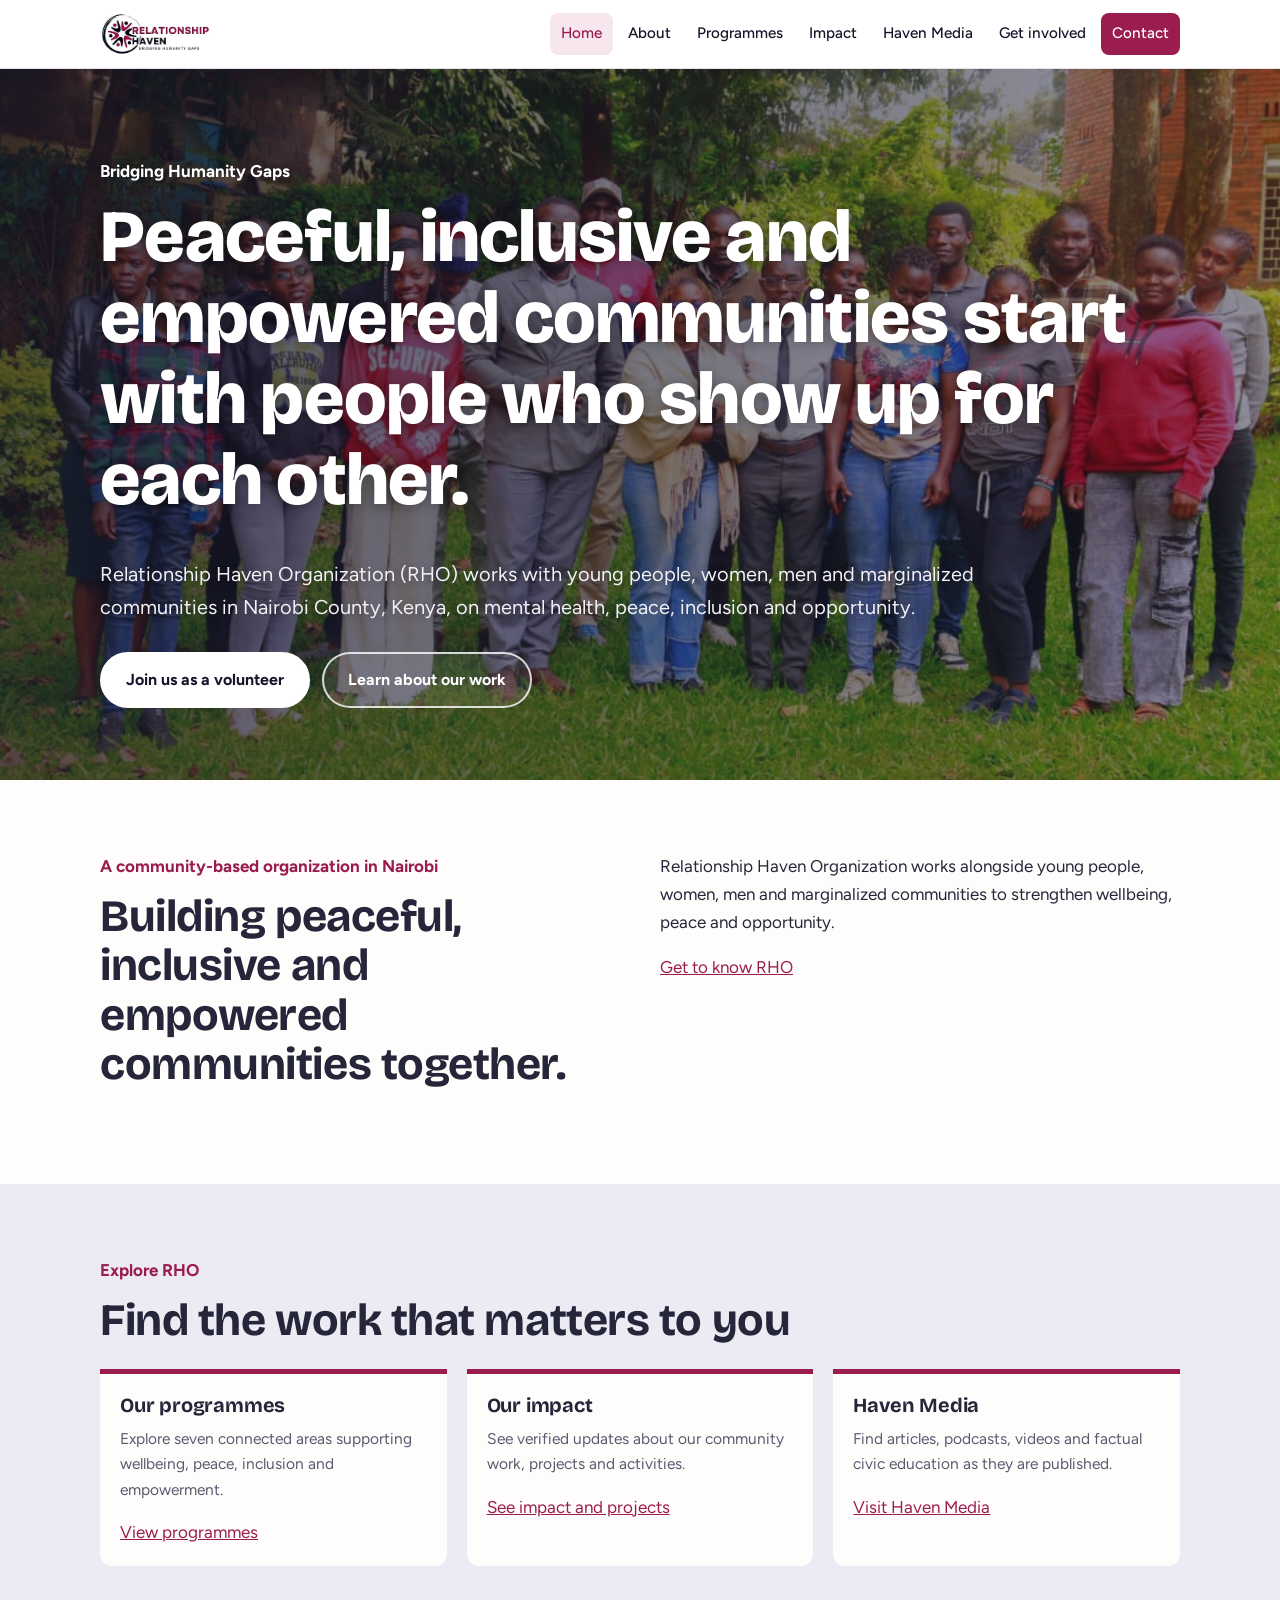
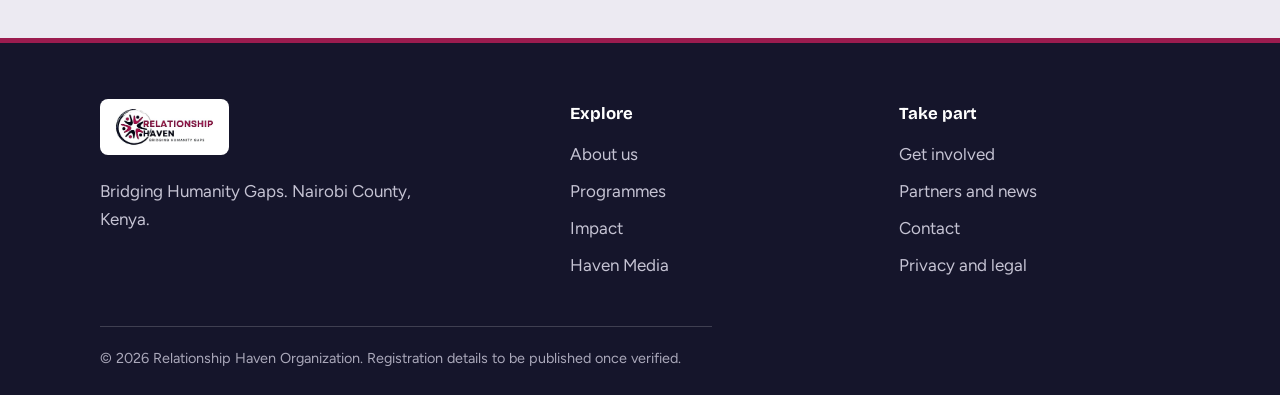
<file: index.html>
<!DOCTYPE html>
<html lang="en">
<head>
<meta charset="utf-8">
<meta name="viewport" content="width=device-width, initial-scale=1, viewport-fit=cover">
<title>Relationship Haven Organization | Bridging Humanity Gaps</title>
<meta name="description" content="Relationship Haven Organization (RHO) is a Nairobi-based community organization advancing mental health, peacebuilding, inclusion, civic engagement and empowerment.">
<link rel="preconnect" href="https://fonts.googleapis.com">
<link rel="preconnect" href="https://fonts.gstatic.com" crossorigin>
<link href="https://fonts.googleapis.com/css2?family=Bricolage+Grotesque:wght@500;700;800&family=Figtree:wght@400;500;700&display=swap" rel="stylesheet">
<link rel="stylesheet" href="styles.css">
</head>
<body>
<a class="skip" href="#main">Skip to content</a>
<header><div class="wrap bar">
<a href="index.html#home" aria-label="Relationship Haven Organization home"><img src="logo.jpg" alt="Relationship Haven logo: Bridging Humanity Gaps"></a>
<button id="menu" aria-label="Toggle menu" aria-expanded="false" aria-controls="nav"><span class="menu-icon" aria-hidden="true"><span></span><span></span><span></span></span></button>
<nav id="nav" aria-label="Primary"><ul>
<li><a href="index.html" aria-current="page">Home</a></li><li><a href="about.html">About</a></li><li><a href="programmes.html">Programmes</a></li><li><a href="impact.html">Impact</a></li><li><a href="media.html">Haven Media</a></li><li><a href="get-involved.html#involved">Get involved</a></li><li><a href="get-involved.html#contact" class="cta">Contact</a></li>
</ul></nav></div></header>

<main id="main">
<section class="hero" id="home"><div class="wrap">
<p class="slogan">Bridging Humanity Gaps</p>
<h1>Peaceful, inclusive and empowered communities start with people who show up for each other.</h1>
<p class="lead">Relationship Haven Organization (RHO) works with young people, women, men and marginalized communities in Nairobi County, Kenya, on mental health, peace, inclusion and opportunity.</p>
<div class="row"><a class="btn" href="get-involved.html#involved">Join us as a volunteer</a><a class="btn alt" href="programmes.html">Learn about our work</a></div>
</div></section>
<section><div class="wrap two">
<div><p class="slogan">A community-based organization in Nairobi</p><h2>Building peaceful, inclusive and empowered communities together.</h2></div>
<div><p>Relationship Haven Organization works alongside young people, women, men and marginalized communities to strengthen wellbeing, peace and opportunity.</p><a href="about.html">Get to know RHO</a></div>
</div></section>
<section class="alt-bg"><div class="wrap">
<p class="slogan">Explore RHO</p><h2>Find the work that matters to you</h2>
<div class="grid3">
<div class="path"><h3>Our programmes</h3><p>Explore seven connected areas supporting wellbeing, peace, inclusion and empowerment.</p><a href="programmes.html">View programmes</a></div>
<div class="path"><h3>Our impact</h3><p>See verified updates about our community work, projects and activities.</p><a href="impact.html">See impact and projects</a></div>
<div class="path"><h3>Haven Media</h3><p>Find articles, podcasts, videos and factual civic education as they are published.</p><a href="media.html">Visit Haven Media</a></div>
</div></div></section>
</main>

<footer><div class="wrap"><div class="fgrid">
<div><span class="logo"><img src="logo.jpg" alt="Relationship Haven"></span><p style="margin-top:14px">Bridging Humanity Gaps. Nairobi County, Kenya.</p></div>
<div><b>Explore</b><ul><li><a href="about.html">About us</a></li><li><a href="programmes.html">Programmes</a></li><li><a href="impact.html">Impact</a></li><li><a href="media.html">Haven Media</a></li></ul></div>
<div><b>Take part</b><ul><li><a href="get-involved.html#involved">Get involved</a></li><li><a href="media.html#partners">Partners and news</a></li><li><a href="get-involved.html#contact">Contact</a></li><li><a href="#" id="pv2">Privacy and legal</a></li></ul></div>
</div><p style="margin-top:32px;font-size:.9rem">&copy; 2026 Relationship Haven Organization. Registration details to be published once verified.</p></div></footer>

<dialog id="dlg" aria-labelledby="dt"><h2 id="dt" style="font-size:1.6rem">Privacy notice</h2>
<p>When you use the contact form, RHO asks only for your name, email address and message, so we can reply. We do not publish referral or personal information. Submitted data is kept only as long as needed and then deleted under RHO's retention practice.</p>
<p>Photographs and video involving children or vulnerable people are used only with proper consent and safeguarding. A full privacy policy and terms will be published here before any wider data collection begins.</p>
<form method="dialog"><button class="btn">Close</button></form></dialog>

<script src="script.js"></script>
</body>
</html>
</file>
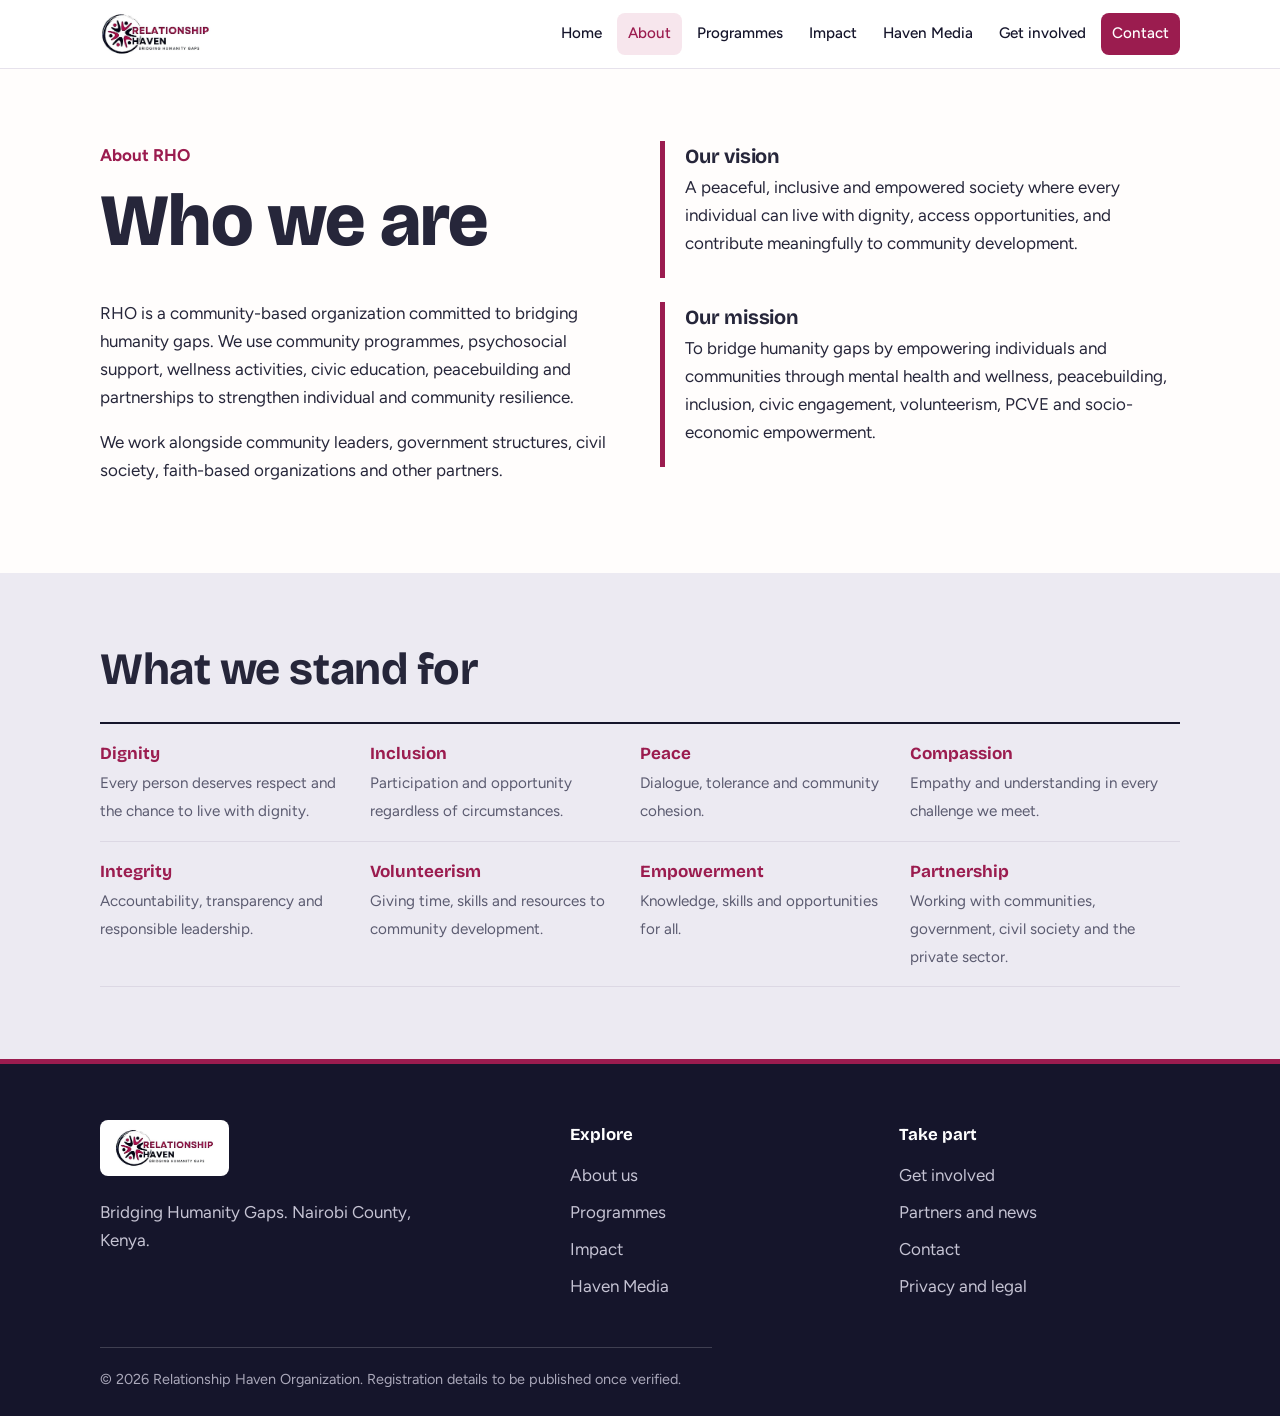
<file: about.html>
<!DOCTYPE html>
<html lang="en">
<head>
<meta charset="utf-8">
<meta name="viewport" content="width=device-width, initial-scale=1, viewport-fit=cover">
<title>About | Relationship Haven Organization</title>
<meta name="description" content="Learn about Relationship Haven Organization, our vision, mission and values.">
<link rel="preconnect" href="https://fonts.googleapis.com">
<link rel="preconnect" href="https://fonts.gstatic.com" crossorigin>
<link href="https://fonts.googleapis.com/css2?family=Bricolage+Grotesque:wght@500;700;800&family=Figtree:wght@400;500;700&display=swap" rel="stylesheet">
<link rel="stylesheet" href="styles.css">
</head>
<body>
<a class="skip" href="#main">Skip to content</a>
<header><div class="wrap bar">
<a href="index.html#home" aria-label="Relationship Haven Organization home"><img src="logo.jpg" alt="Relationship Haven logo: Bridging Humanity Gaps"></a>
<button id="menu" aria-label="Toggle menu" aria-expanded="false" aria-controls="nav"><span class="menu-icon" aria-hidden="true"><span></span><span></span><span></span></span></button>
<nav id="nav" aria-label="Primary"><ul>
<li><a href="index.html">Home</a></li><li><a href="about.html" aria-current="page">About</a></li><li><a href="programmes.html">Programmes</a></li><li><a href="impact.html">Impact</a></li><li><a href="media.html">Haven Media</a></li><li><a href="get-involved.html#involved">Get involved</a></li><li><a href="get-involved.html#contact" class="cta">Contact</a></li>
</ul></nav></div></header>
<main id="main">
<section><div class="wrap two">
<div><p class="slogan">About RHO</p><h1>Who we are</h1>
<p>RHO is a community-based organization committed to bridging humanity gaps. We use community programmes, psychosocial support, wellness activities, civic education, peacebuilding and partnerships to strengthen individual and community resilience.</p>
<p>We work alongside community leaders, government structures, civil society, faith-based organizations and other partners.</p></div>
<div><div class="vm"><h3>Our vision</h3><p>A peaceful, inclusive and empowered society where every individual can live with dignity, access opportunities, and contribute meaningfully to community development.</p></div>
<div class="vm"><h3>Our mission</h3><p>To bridge humanity gaps by empowering individuals and communities through mental health and wellness, peacebuilding, inclusion, civic engagement, volunteerism, PCVE and socio-economic empowerment.</p></div></div>
</div></section>
<section class="alt-bg"><div class="wrap"><h2>What we stand for</h2><div class="vals">
<div><b>Dignity</b><span>Every person deserves respect and the chance to live with dignity.</span></div>
<div><b>Inclusion</b><span>Participation and opportunity regardless of circumstances.</span></div>
<div><b>Peace</b><span>Dialogue, tolerance and community cohesion.</span></div>
<div><b>Compassion</b><span>Empathy and understanding in every challenge we meet.</span></div>
<div><b>Integrity</b><span>Accountability, transparency and responsible leadership.</span></div>
<div><b>Volunteerism</b><span>Giving time, skills and resources to community development.</span></div>
<div><b>Empowerment</b><span>Knowledge, skills and opportunities for all.</span></div>
<div><b>Partnership</b><span>Working with communities, government, civil society and the private sector.</span></div>
</div></div></section>
</main>
<footer><div class="wrap"><div class="fgrid">
<div><span class="logo"><img src="logo.jpg" alt="Relationship Haven"></span><p style="margin-top:14px">Bridging Humanity Gaps. Nairobi County, Kenya.</p></div>
<div><b>Explore</b><ul><li><a href="about.html">About us</a></li><li><a href="programmes.html">Programmes</a></li><li><a href="impact.html">Impact</a></li><li><a href="media.html">Haven Media</a></li></ul></div>
<div><b>Take part</b><ul><li><a href="get-involved.html#involved">Get involved</a></li><li><a href="media.html#partners">Partners and news</a></li><li><a href="get-involved.html#contact">Contact</a></li><li><a href="#" id="pv2">Privacy and legal</a></li></ul></div>
</div><p style="margin-top:32px;font-size:.9rem">&copy; 2026 Relationship Haven Organization. Registration details to be published once verified.</p></div></footer>
<dialog id="dlg" aria-labelledby="dt"><h2 id="dt" style="font-size:1.6rem">Privacy notice</h2>
<p>When you use the contact form, RHO asks only for your name, email address and message, so we can reply. We do not publish referral or personal information. Submitted data is kept only as long as needed and then deleted under RHO's retention practice.</p>
<p>Photographs and video involving children or vulnerable people are used only with proper consent and safeguarding. A full privacy policy and terms will be published here before any wider data collection begins.</p>
<form method="dialog"><button class="btn">Close</button></form></dialog>
<script src="script.js"></script>
</body>
</html>
</file>
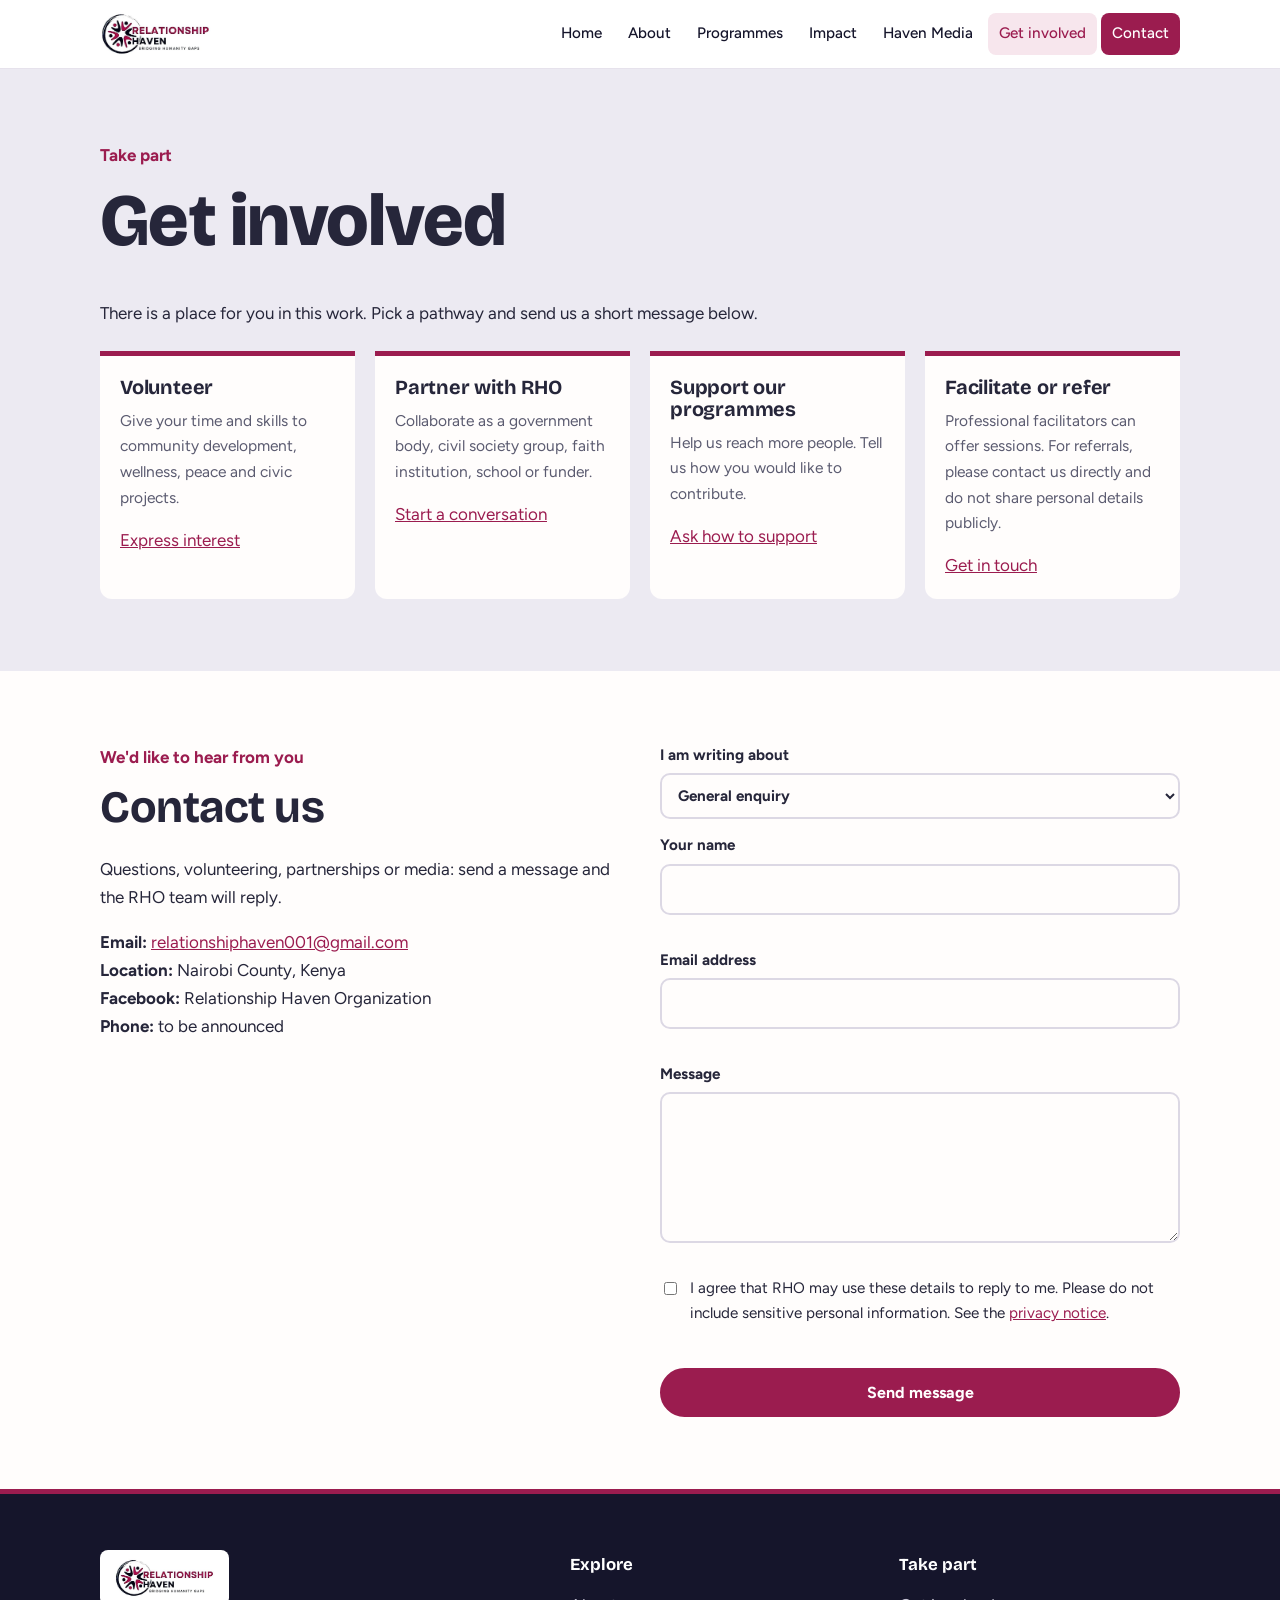
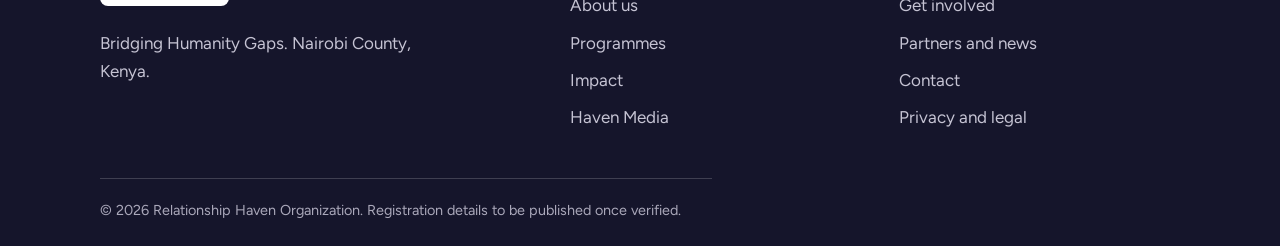
<file: get-involved.html>
<!DOCTYPE html>
<html lang="en">
<head>
<meta charset="utf-8">
<meta name="viewport" content="width=device-width, initial-scale=1, viewport-fit=cover">
<title>Get Involved | Relationship Haven Organization</title>
<meta name="description" content="Volunteer, partner, support a programme or contact Relationship Haven Organization.">
<link rel="preconnect" href="https://fonts.googleapis.com">
<link rel="preconnect" href="https://fonts.gstatic.com" crossorigin>
<link href="https://fonts.googleapis.com/css2?family=Bricolage+Grotesque:wght@500;700;800&family=Figtree:wght@400;500;700&display=swap" rel="stylesheet">
<link rel="stylesheet" href="styles.css">
</head>
<body>
<a class="skip" href="#main">Skip to content</a>
<header><div class="wrap bar">
<a href="index.html#home" aria-label="Relationship Haven Organization home"><img src="logo.jpg" alt="Relationship Haven logo: Bridging Humanity Gaps"></a>
<button id="menu" aria-label="Toggle menu" aria-expanded="false" aria-controls="nav"><span class="menu-icon" aria-hidden="true"><span></span><span></span><span></span></span></button>
<nav id="nav" aria-label="Primary"><ul>
<li><a href="index.html">Home</a></li><li><a href="about.html">About</a></li><li><a href="programmes.html">Programmes</a></li><li><a href="impact.html">Impact</a></li><li><a href="media.html">Haven Media</a></li><li><a href="get-involved.html#involved" aria-current="page">Get involved</a></li><li><a href="get-involved.html#contact" class="cta">Contact</a></li>
</ul></nav></div></header>
<main id="main">
<section id="involved" class="alt-bg"><div class="wrap">
<p class="slogan">Take part</p><h1>Get involved</h1>
<p>There is a place for you in this work. Pick a pathway and send us a short message below.</p>
<div class="grid3">
<div class="path"><h3>Volunteer</h3><p>Give your time and skills to community development, wellness, peace and civic projects.</p><a href="#contact" data-t="Volunteer">Express interest</a></div>
<div class="path"><h3>Partner with RHO</h3><p>Collaborate as a government body, civil society group, faith institution, school or funder.</p><a href="#contact" data-t="Partnership">Start a conversation</a></div>
<div class="path"><h3>Support our programmes</h3><p>Help us reach more people. Tell us how you would like to contribute.</p><a href="#contact" data-t="Support">Ask how to support</a></div>
<div class="path"><h3>Facilitate or refer</h3><p>Professional facilitators can offer sessions. For referrals, please contact us directly and do not share personal details publicly.</p><a href="#contact" data-t="Facilitator or referral">Get in touch</a></div>
</div></div></section>
<section id="contact"><div class="wrap two">
<div><p class="slogan">We'd like to hear from you</p><h2>Contact us</h2>
<p>Questions, volunteering, partnerships or media: send a message and the RHO team will reply.</p>
<p><b>Email:</b> <a href="mailto:relationshiphaven001@gmail.com">relationshiphaven001@gmail.com</a><br>
<b>Location:</b> Nairobi County, Kenya<br>
<b>Facebook:</b> Relationship Haven Organization<br>
<b>Phone:</b> to be announced</p></div>
<form id="f" novalidate>
<label>I am writing about<select id="topic" name="topic"><option>General enquiry</option><option>Volunteer</option><option>Partnership</option><option>Support</option><option>Facilitator or referral</option><option>Media</option></select></label>
<label>Your name<input id="name" autocomplete="name" required><span class="err" id="e1"></span></label>
<label>Email address<input id="email" type="email" autocomplete="email" required><span class="err" id="e2"></span></label>
<label>Message<textarea id="msg" rows="5" required></textarea><span class="err" id="e3"></span></label>
<input class="hp" id="hp" tabindex="-1" autocomplete="off" aria-hidden="true">
<label class="chk"><input type="checkbox" id="consent"><span>I agree that RHO may use these details to reply to me. Please do not include sensitive personal information. See the <a href="#" id="pv">privacy notice</a>.</span></label><span class="err" id="e4"></span>
<button class="btn" type="submit">Send message</button>
<div id="status" role="status"></div>
</form></div></section>
</main>
<footer><div class="wrap"><div class="fgrid">
<div><span class="logo"><img src="logo.jpg" alt="Relationship Haven"></span><p style="margin-top:14px">Bridging Humanity Gaps. Nairobi County, Kenya.</p></div>
<div><b>Explore</b><ul><li><a href="about.html">About us</a></li><li><a href="programmes.html">Programmes</a></li><li><a href="impact.html">Impact</a></li><li><a href="media.html">Haven Media</a></li></ul></div>
<div><b>Take part</b><ul><li><a href="get-involved.html#involved">Get involved</a></li><li><a href="media.html#partners">Partners and news</a></li><li><a href="get-involved.html#contact">Contact</a></li><li><a href="#" id="pv2">Privacy and legal</a></li></ul></div>
</div><p style="margin-top:32px;font-size:.9rem">&copy; 2026 Relationship Haven Organization. Registration details to be published once verified.</p></div></footer>
<dialog id="dlg" aria-labelledby="dt"><h2 id="dt" style="font-size:1.6rem">Privacy notice</h2>
<p>When you use the contact form, RHO asks only for your name, email address and message, so we can reply. We do not publish referral or personal information. Submitted data is kept only as long as needed and then deleted under RHO's retention practice.</p>
<p>Photographs and video involving children or vulnerable people are used only with proper consent and safeguarding. A full privacy policy and terms will be published here before any wider data collection begins.</p>
<form method="dialog"><button class="btn">Close</button></form></dialog>
<script src="script.js"></script>
</body>
</html>
</file>
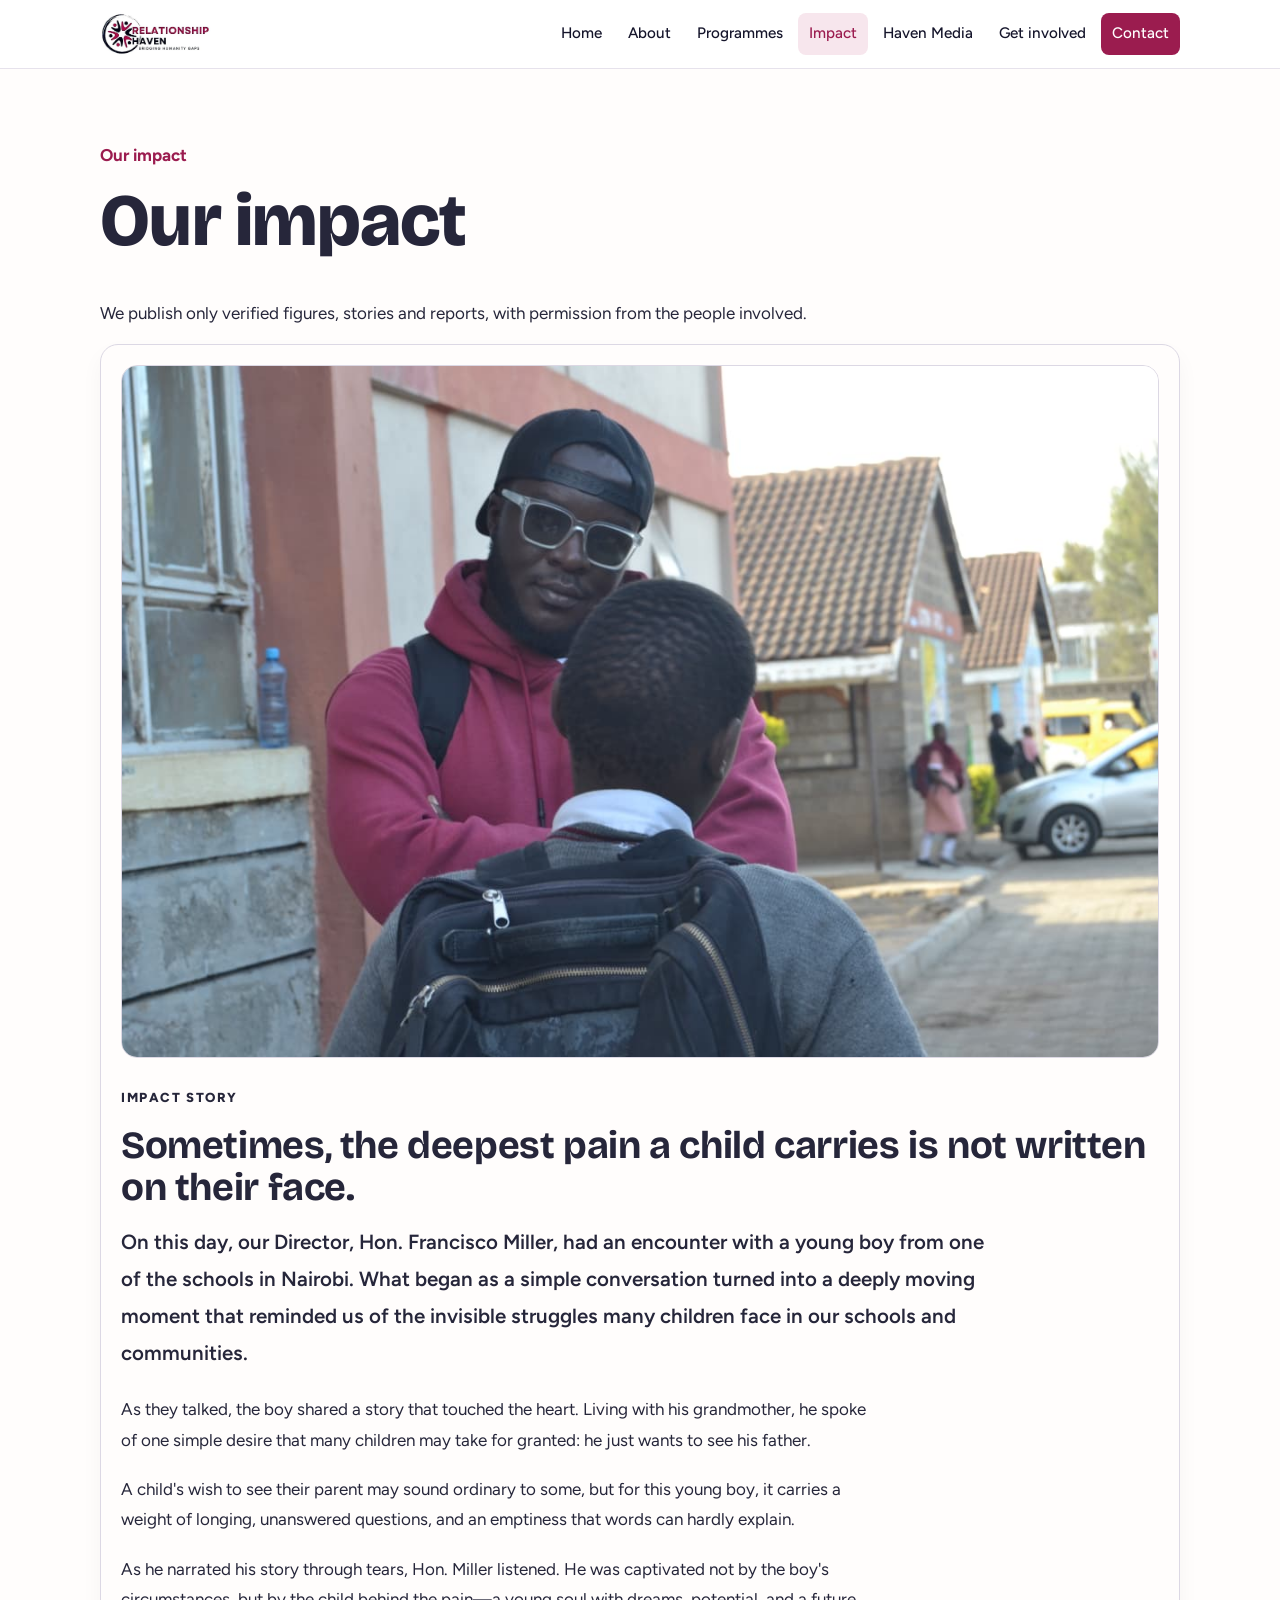
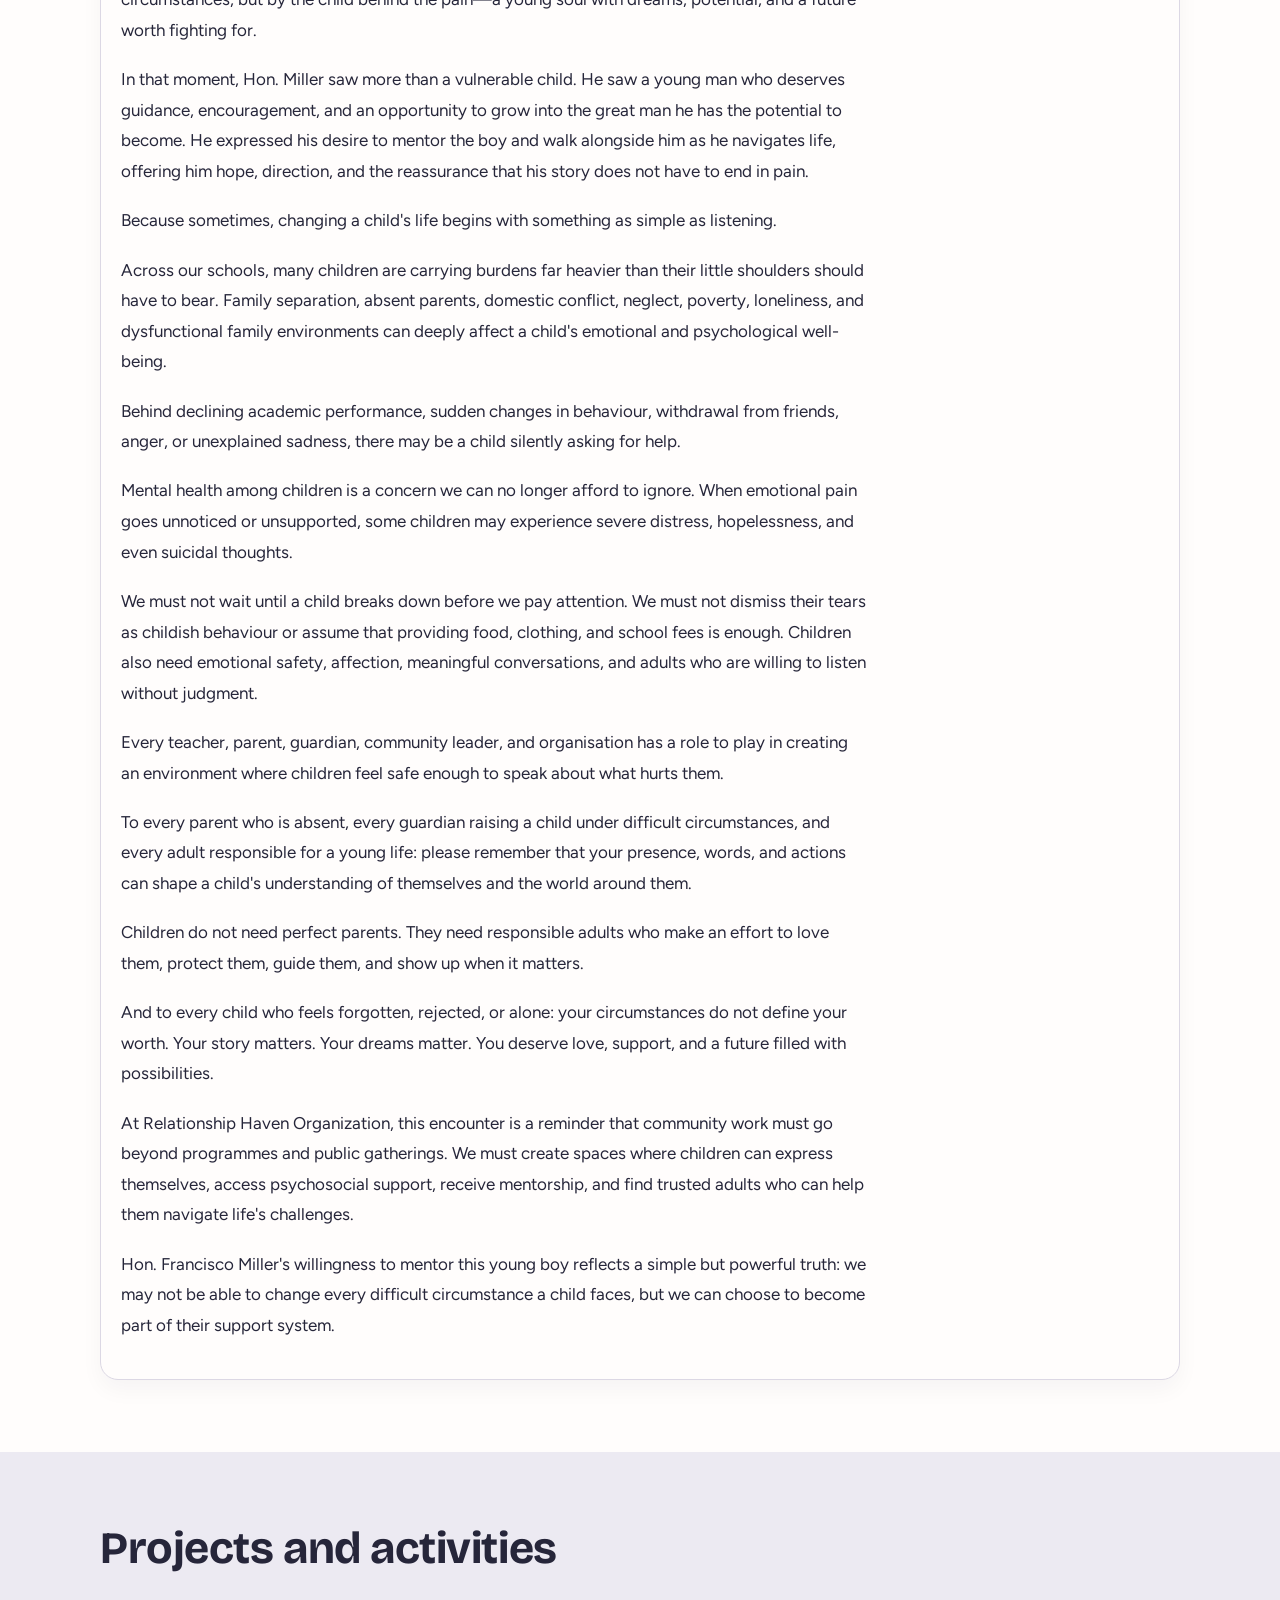
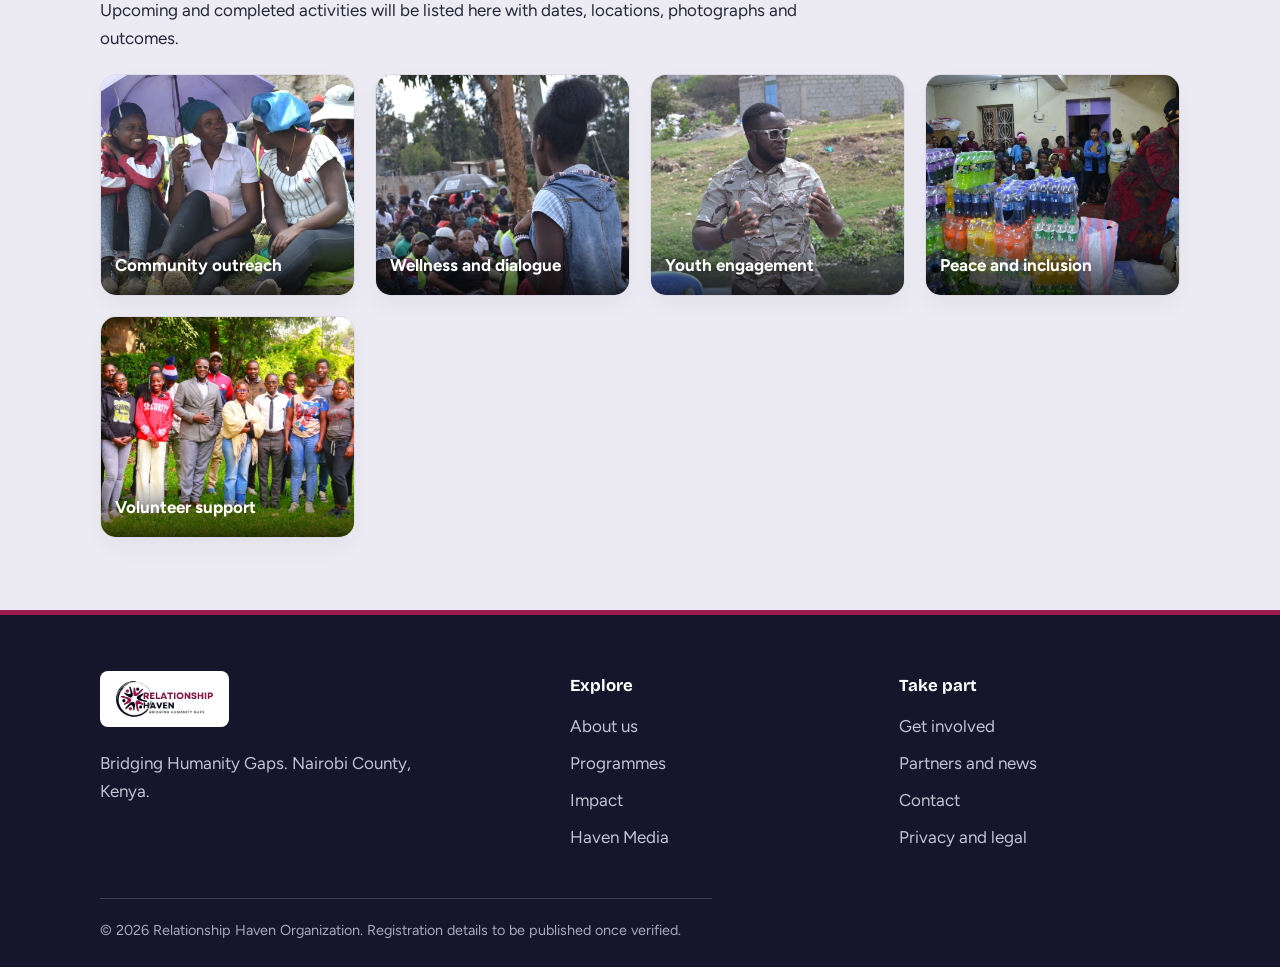
<file: impact.html>
<!DOCTYPE html>
<html lang="en">
<head>
<meta charset="utf-8">
<meta name="viewport" content="width=device-width, initial-scale=1, viewport-fit=cover">
<title>Impact | Relationship Haven Organization</title>
<meta name="description" content="Read verified impact updates, projects and activities from Relationship Haven Organization.">
<link rel="preconnect" href="https://fonts.googleapis.com">
<link rel="preconnect" href="https://fonts.gstatic.com" crossorigin>
<link href="https://fonts.googleapis.com/css2?family=Bricolage+Grotesque:wght@500;700;800&family=Figtree:wght@400;500;700&display=swap" rel="stylesheet">
<link rel="stylesheet" href="styles.css">
</head>
<body>
<a class="skip" href="#main">Skip to content</a>
<header><div class="wrap bar">
<a href="index.html#home" aria-label="Relationship Haven Organization home"><img src="logo.jpg" alt="Relationship Haven logo: Bridging Humanity Gaps"></a>
<button id="menu" aria-label="Toggle menu" aria-expanded="false" aria-controls="nav"><span class="menu-icon" aria-hidden="true"><span></span><span></span><span></span></span></button>
<nav id="nav" aria-label="Primary"><ul>
<li><a href="index.html">Home</a></li><li><a href="about.html">About</a></li><li><a href="programmes.html">Programmes</a></li><li><a href="impact.html" aria-current="page">Impact</a></li><li><a href="media.html">Haven Media</a></li><li><a href="get-involved.html#involved">Get involved</a></li><li><a href="get-involved.html#contact" class="cta">Contact</a></li>
</ul></nav></div></header>
<main id="main">
<section><div class="wrap"><p class="slogan">Our impact</p><h1>Our impact</h1>
<p>We publish only verified figures, stories and reports, with permission from the people involved.</p>
<div class="impact-story">
  <div class="impact-story-image">
    <img src="img1.jpeg" alt="A child being comforted by a mentor and community leader">
  </div>
  <div class="impact-story-copy">
    <p class="story-kicker">Impact story</p>
    <h2>Sometimes, the deepest pain a child carries is not written on their face.</h2>
    <p class="story-intro">On this day, our Director, Hon. Francisco Miller, had an encounter with a young boy from one of the schools in Nairobi. What began as a simple conversation turned into a deeply moving moment that reminded us of the invisible struggles many children face in our schools and communities.</p>
    <p>As they talked, the boy shared a story that touched the heart. Living with his grandmother, he spoke of one simple desire that many children may take for granted: he just wants to see his father.</p>
    <p>A child's wish to see their parent may sound ordinary to some, but for this young boy, it carries a weight of longing, unanswered questions, and an emptiness that words can hardly explain.</p>
    <p>As he narrated his story through tears, Hon. Miller listened. He was captivated not by the boy's circumstances, but by the child behind the pain—a young soul with dreams, potential, and a future worth fighting for.</p>
    <p>In that moment, Hon. Miller saw more than a vulnerable child. He saw a young man who deserves guidance, encouragement, and an opportunity to grow into the great man he has the potential to become. He expressed his desire to mentor the boy and walk alongside him as he navigates life, offering him hope, direction, and the reassurance that his story does not have to end in pain.</p>
    <p>Because sometimes, changing a child's life begins with something as simple as listening.</p>
    <p>Across our schools, many children are carrying burdens far heavier than their little shoulders should have to bear. Family separation, absent parents, domestic conflict, neglect, poverty, loneliness, and dysfunctional family environments can deeply affect a child's emotional and psychological well-being.</p>
    <p>Behind declining academic performance, sudden changes in behaviour, withdrawal from friends, anger, or unexplained sadness, there may be a child silently asking for help.</p>
    <p>Mental health among children is a concern we can no longer afford to ignore. When emotional pain goes unnoticed or unsupported, some children may experience severe distress, hopelessness, and even suicidal thoughts.</p>
    <p>We must not wait until a child breaks down before we pay attention. We must not dismiss their tears as childish behaviour or assume that providing food, clothing, and school fees is enough. Children also need emotional safety, affection, meaningful conversations, and adults who are willing to listen without judgment.</p>
    <p>Every teacher, parent, guardian, community leader, and organisation has a role to play in creating an environment where children feel safe enough to speak about what hurts them.</p>
    <p>To every parent who is absent, every guardian raising a child under difficult circumstances, and every adult responsible for a young life: please remember that your presence, words, and actions can shape a child's understanding of themselves and the world around them.</p>
    <p>Children do not need perfect parents. They need responsible adults who make an effort to love them, protect them, guide them, and show up when it matters.</p>
    <p>And to every child who feels forgotten, rejected, or alone: your circumstances do not define your worth. Your story matters. Your dreams matter. You deserve love, support, and a future filled with possibilities.</p>
    <p>At Relationship Haven Organization, this encounter is a reminder that community work must go beyond programmes and public gatherings. We must create spaces where children can express themselves, access psychosocial support, receive mentorship, and find trusted adults who can help them navigate life's challenges.</p>
    <p>Hon. Francisco Miller's willingness to mentor this young boy reflects a simple but powerful truth: we may not be able to change every difficult circumstance a child faces, but we can choose to become part of their support system.</p>
  </div>
</div>
</div></section>
<section id="projects" class="alt-bg"><div class="wrap">
<h2>Projects and activities</h2>
<p>Upcoming and completed activities will be listed here with dates, locations, photographs and outcomes.</p>
<div class="activity-grid">
<figure class="activity-card"><img src="r3.jpeg" alt="Community activity image 1"><figcaption>Community outreach</figcaption></figure>
<figure class="activity-card"><img src="r4.jpeg" alt="Community activity image 2"><figcaption>Wellness and dialogue</figcaption></figure>
<figure class="activity-card"><img src="r5.jpeg" alt="Community activity image 3"><figcaption>Youth engagement</figcaption></figure>
<figure class="activity-card"><img src="r6.jpeg" alt="Community activity image 4"><figcaption>Peace and inclusion</figcaption></figure>
<figure class="activity-card"><img src="r7.jpeg" alt="Community activity image 5"><figcaption>Volunteer support</figcaption></figure>
</div>
</div></section>
</main>
<footer><div class="wrap"><div class="fgrid">
<div><span class="logo"><img src="logo.jpg" alt="Relationship Haven"></span><p style="margin-top:14px">Bridging Humanity Gaps. Nairobi County, Kenya.</p></div>
<div><b>Explore</b><ul><li><a href="about.html">About us</a></li><li><a href="programmes.html">Programmes</a></li><li><a href="impact.html">Impact</a></li><li><a href="media.html">Haven Media</a></li></ul></div>
<div><b>Take part</b><ul><li><a href="get-involved.html#involved">Get involved</a></li><li><a href="media.html#partners">Partners and news</a></li><li><a href="get-involved.html#contact">Contact</a></li><li><a href="#" id="pv2">Privacy and legal</a></li></ul></div>
</div><p style="margin-top:32px;font-size:.9rem">&copy; 2026 Relationship Haven Organization. Registration details to be published once verified.</p></div></footer>
<dialog id="dlg" aria-labelledby="dt"><h2 id="dt" style="font-size:1.6rem">Privacy notice</h2>
<p>When you use the contact form, RHO asks only for your name, email address and message, so we can reply. We do not publish referral or personal information. Submitted data is kept only as long as needed and then deleted under RHO's retention practice.</p>
<p>Photographs and video involving children or vulnerable people are used only with proper consent and safeguarding. A full privacy policy and terms will be published here before any wider data collection begins.</p>
<form method="dialog"><button class="btn">Close</button></form></dialog>
<script src="script.js"></script>
</body>
</html>
</file>
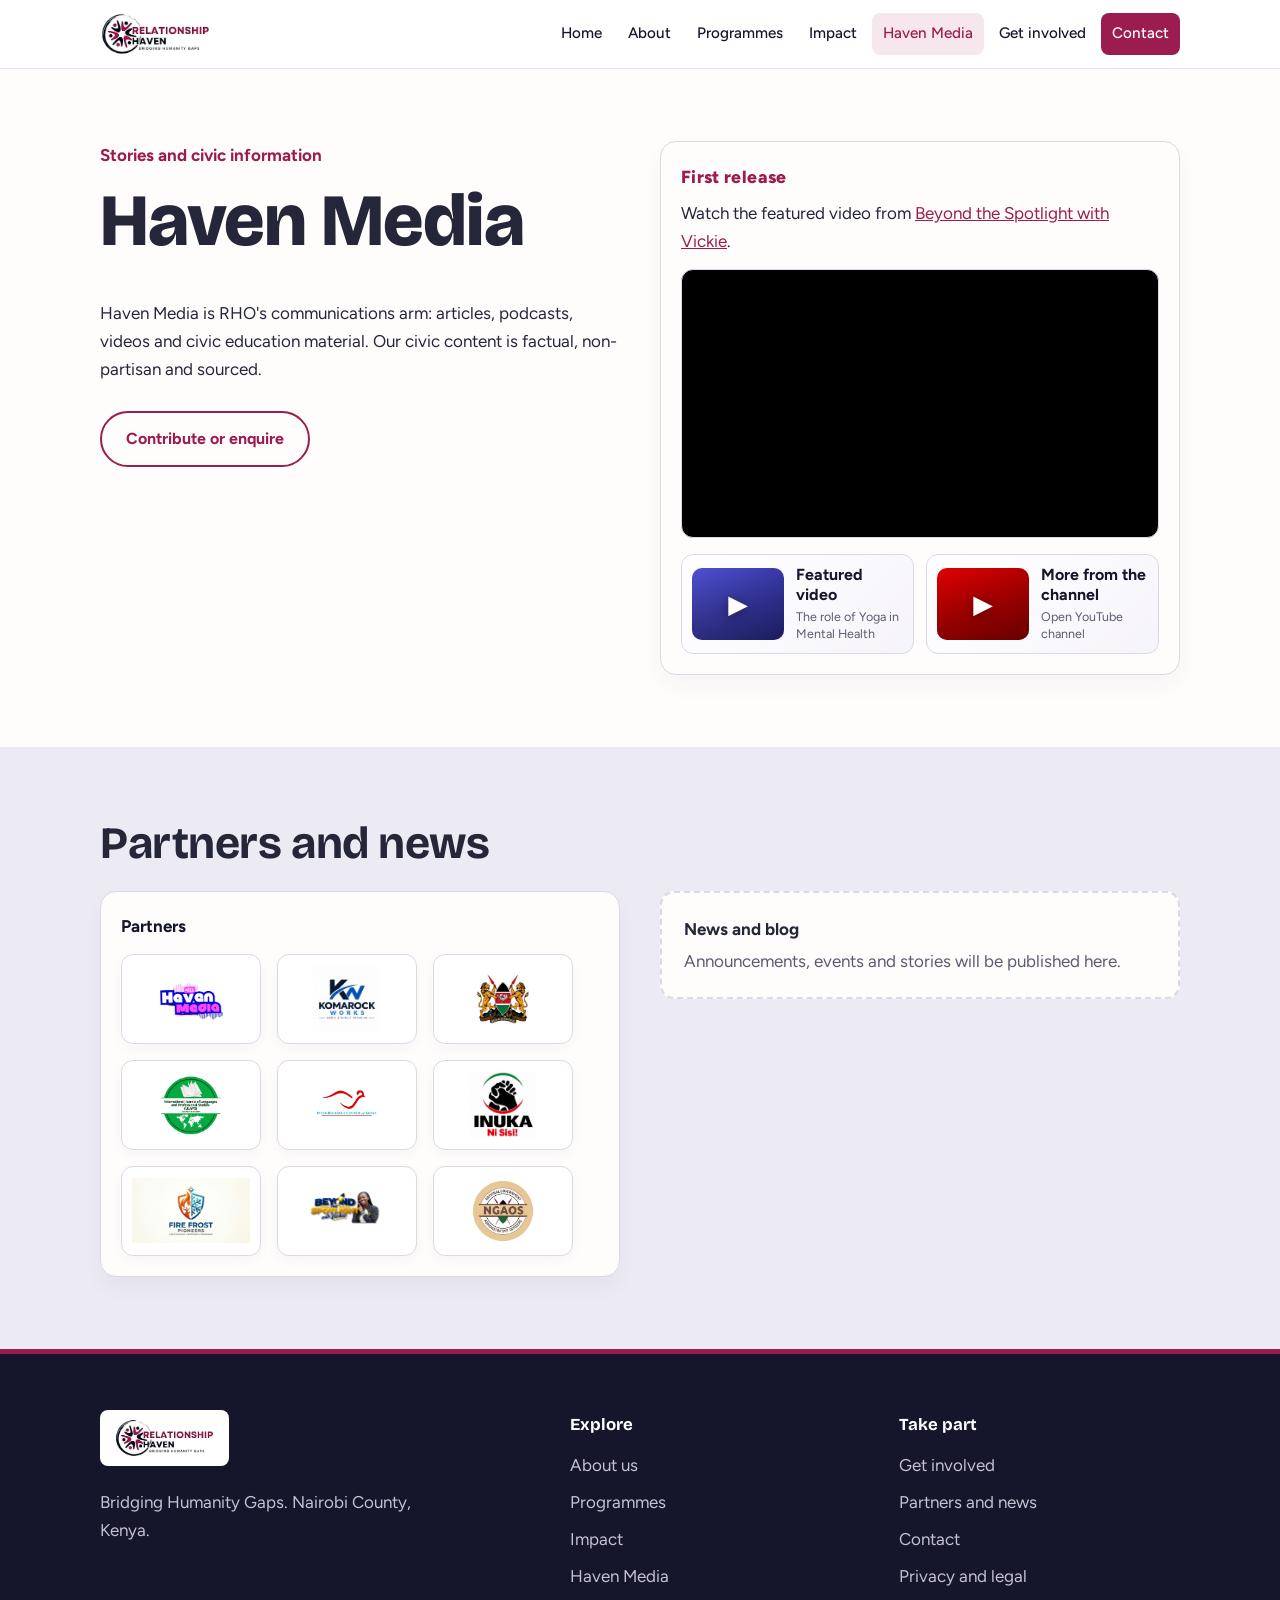
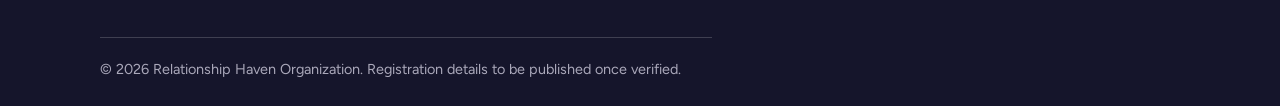
<file: media.html>
<!DOCTYPE html>
<html lang="en">
<head>
<meta charset="utf-8">
<meta name="viewport" content="width=device-width, initial-scale=1, viewport-fit=cover">
<title>Haven Media | Relationship Haven Organization</title>
<meta name="description" content="Explore Haven Media, the communications arm of Relationship Haven Organization, and find partner and news updates.">
<link rel="preconnect" href="https://fonts.googleapis.com">
<link rel="preconnect" href="https://fonts.gstatic.com" crossorigin>
<link href="https://fonts.googleapis.com/css2?family=Bricolage+Grotesque:wght@500;700;800&family=Figtree:wght@400;500;700&display=swap" rel="stylesheet">
<link rel="stylesheet" href="styles.css">
</head>
<body>
<a class="skip" href="#main">Skip to content</a>
<header><div class="wrap bar">
<a href="index.html#home" aria-label="Relationship Haven Organization home"><img src="logo.jpg" alt="Relationship Haven logo: Bridging Humanity Gaps"></a>
<button id="menu" aria-label="Toggle menu" aria-expanded="false" aria-controls="nav"><span class="menu-icon" aria-hidden="true"><span></span><span></span><span></span></span></button>
<nav id="nav" aria-label="Primary"><ul>
<li><a href="index.html">Home</a></li><li><a href="about.html">About</a></li><li><a href="programmes.html">Programmes</a></li><li><a href="impact.html">Impact</a></li><li><a href="media.html" aria-current="page">Haven Media</a></li><li><a href="get-involved.html#involved">Get involved</a></li><li><a href="get-involved.html#contact" class="cta">Contact</a></li>
</ul></nav></div></header>
<main id="main">
<section><div class="wrap two">
<div><p class="slogan">Stories and civic information</p><h1>Haven Media</h1>
<p>Haven Media is RHO's communications arm: articles, podcasts, videos and civic education material. Our civic content is factual, non-partisan and sourced.</p>
<div class="row"><a class="btn alt" href="get-involved.html#contact">Contribute or enquire</a></div></div>
<div class="video-release">
<b>First release</b>
<p>Watch the featured video from <a href="https://youtu.be/cAtB_b-ZNaU?si=NCBio01thE7Cdxrv" target="_blank" rel="noopener">Beyond the Spotlight with Vickie</a>.</p>
<div class="video-embed-wrap">
<iframe src="https://www.youtube.com/embed/cAtB_b-ZNaU?si=NCBio01thE7Cdxrv" title="Featured video from Beyond the Spotlight with Vickie" allow="accelerometer; autoplay; clipboard-write; encrypted-media; gyroscope; picture-in-picture; web-share" referrerpolicy="strict-origin-when-cross-origin" allowfullscreen></iframe>
</div>
<div class="video-playlist" aria-label="More videos from the channel">
<a class="video-card" href="https://youtu.be/cAtB_b-ZNaU?si=NCBio01thE7Cdxrv" target="_blank" rel="noopener">
<span class="video-card-thumb video-thumb-featured" aria-hidden="true"></span>
<span class="video-card-copy">
<strong>Featured video</strong>
<small>The role of Yoga in Mental Health</small>
</span>
</a>
<a class="video-card" href="https://www.youtube.com/@beyondthespotlightwithvickie" target="_blank" rel="noopener">
<span class="video-card-thumb video-thumb-channel" aria-hidden="true"></span>
<span class="video-card-copy">
<strong>More from the channel</strong>
<small>Open YouTube channel</small>
</span>
</a>
</div>
</div>
</div></section>
<section id="partners" class="alt-bg"><div class="wrap">
<h2>Partners and news</h2>
<div class="two">
<div class="partner-box">
<b>Partners</b>
<div class="partner-logos">
<img src="m1 logo.jpeg" alt="M1 partner logo">
<img src="k.logo.jpeg" alt="K partner logo">
<img src="glogo.jpeg" alt="G partner logo">
<img src="IJL LOGO.jpeg" alt="IJL partner logo">
<img src="ILOGO.jpeg" alt="I logo">
<img src="INUKA LOGO.jpeg" alt="Inuka partner logo">
<img src="FIRE FROST LOGO.jpeg" alt="Fire Frost partner logo">
<img src="blogo.jpeg" alt="B partner logo">
<img src="nlogo.jpeg" alt="N partner logo">
</div>
</div>
<div class="empty"><b>News and blog</b>Announcements, events and stories will be published here.</div>
</div>
</div></section>
</main>
<footer><div class="wrap"><div class="fgrid">
<div><span class="logo"><img src="logo.jpg" alt="Relationship Haven"></span><p style="margin-top:14px">Bridging Humanity Gaps. Nairobi County, Kenya.</p></div>
<div><b>Explore</b><ul><li><a href="about.html">About us</a></li><li><a href="programmes.html">Programmes</a></li><li><a href="impact.html">Impact</a></li><li><a href="media.html">Haven Media</a></li></ul></div>
<div><b>Take part</b><ul><li><a href="get-involved.html#involved">Get involved</a></li><li><a href="media.html#partners">Partners and news</a></li><li><a href="get-involved.html#contact">Contact</a></li><li><a href="#" id="pv2">Privacy and legal</a></li></ul></div>
</div><p style="margin-top:32px;font-size:.9rem">&copy; 2026 Relationship Haven Organization. Registration details to be published once verified.</p></div></footer>
<dialog id="dlg" aria-labelledby="dt"><h2 id="dt" style="font-size:1.6rem">Privacy notice</h2>
<p>When you use the contact form, RHO asks only for your name, email address and message, so we can reply. We do not publish referral or personal information. Submitted data is kept only as long as needed and then deleted under RHO's retention practice.</p>
<p>Photographs and video involving children or vulnerable people are used only with proper consent and safeguarding. A full privacy policy and terms will be published here before any wider data collection begins.</p>
<form method="dialog"><button class="btn">Close</button></form></dialog>
<script src="script.js"></script>
</body>
</html>
</file>
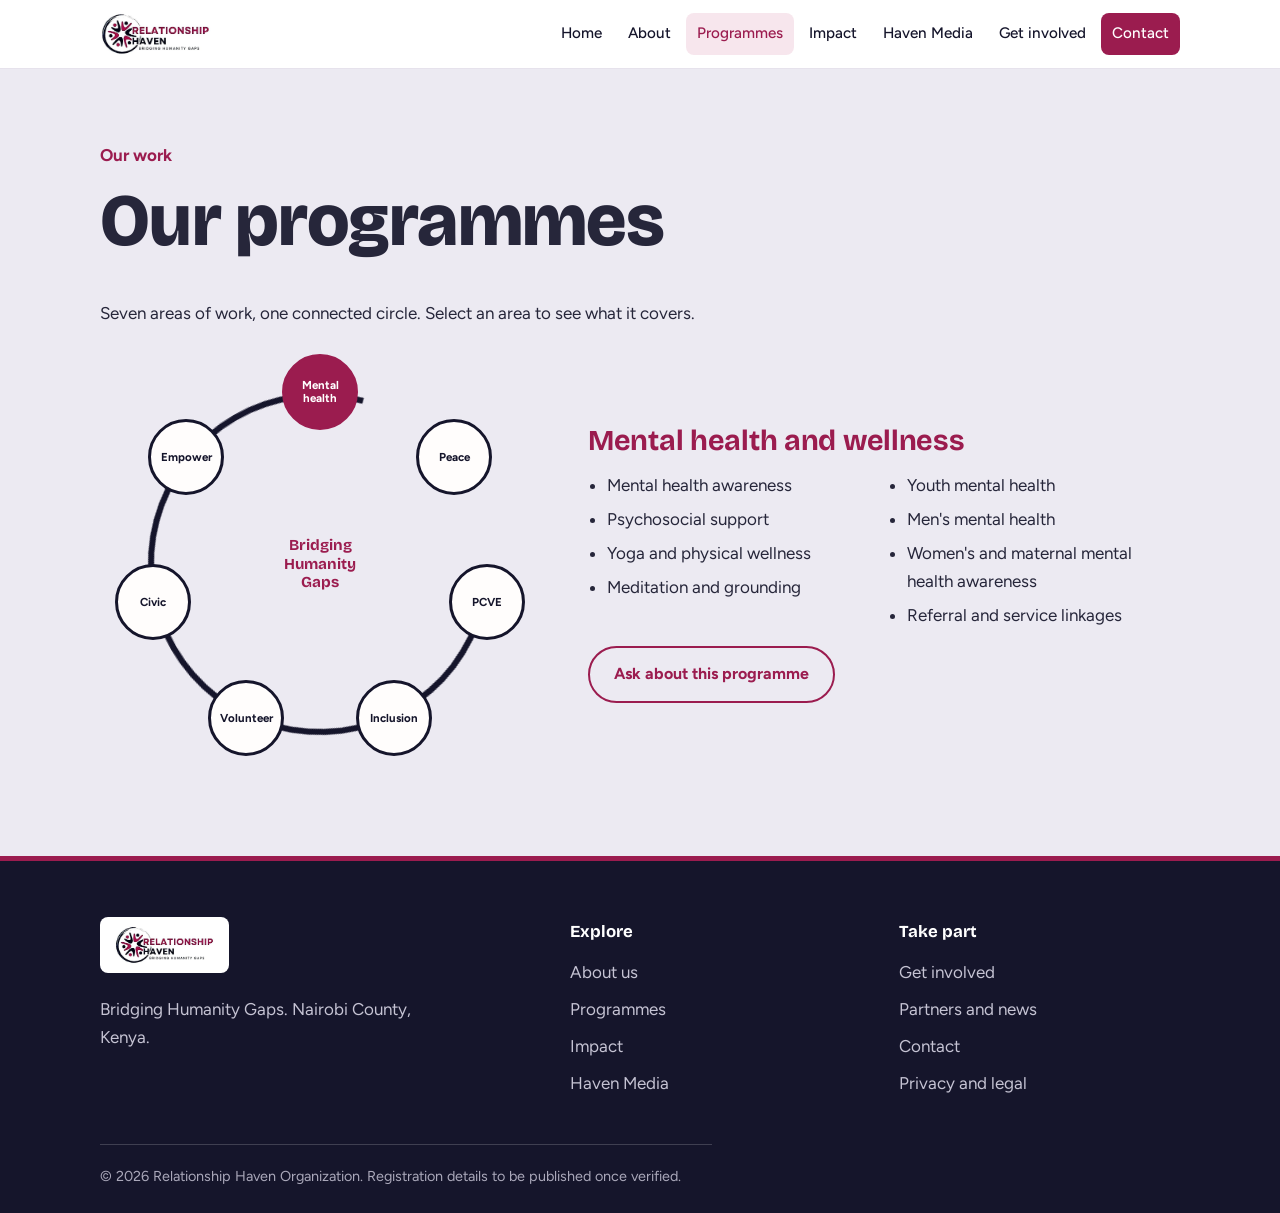
<file: programmes.html>
<!DOCTYPE html>
<html lang="en">
<head>
<meta charset="utf-8">
<meta name="viewport" content="width=device-width, initial-scale=1, viewport-fit=cover">
<title>Programmes | Relationship Haven Organization</title>
<meta name="description" content="Explore Relationship Haven Organization's seven community programme areas.">
<link rel="preconnect" href="https://fonts.googleapis.com">
<link rel="preconnect" href="https://fonts.gstatic.com" crossorigin>
<link href="https://fonts.googleapis.com/css2?family=Bricolage+Grotesque:wght@500;700;800&family=Figtree:wght@400;500;700&display=swap" rel="stylesheet">
<link rel="stylesheet" href="styles.css">
</head>
<body>
<a class="skip" href="#main">Skip to content</a>
<header><div class="wrap bar">
<a href="index.html#home" aria-label="Relationship Haven Organization home"><img src="logo.jpg" alt="Relationship Haven logo: Bridging Humanity Gaps"></a>
<button id="menu" aria-label="Toggle menu" aria-expanded="false" aria-controls="nav"><span class="menu-icon" aria-hidden="true"><span></span><span></span><span></span></span></button>
<nav id="nav" aria-label="Primary"><ul>
<li><a href="index.html">Home</a></li><li><a href="about.html">About</a></li><li><a href="programmes.html" aria-current="page">Programmes</a></li><li><a href="impact.html">Impact</a></li><li><a href="media.html">Haven Media</a></li><li><a href="get-involved.html#involved">Get involved</a></li><li><a href="get-involved.html#contact" class="cta">Contact</a></li>
</ul></nav></div></header>
<main id="main"><section class="alt-bg"><div class="wrap">
<p class="slogan">Our work</p><h1>Our programmes</h1>
<p>Seven areas of work, one connected circle. Select an area to see what it covers.</p>
<div class="ringbox"><div class="ring" id="ring" role="tablist" aria-label="Programme areas"><div class="hub">Bridging<br>Humanity<br>Gaps</div></div>
<div class="panel" id="panel" role="tabpanel" aria-live="polite"></div></div>
</div></section></main>
<footer><div class="wrap"><div class="fgrid">
<div><span class="logo"><img src="logo.jpg" alt="Relationship Haven"></span><p style="margin-top:14px">Bridging Humanity Gaps. Nairobi County, Kenya.</p></div>
<div><b>Explore</b><ul><li><a href="about.html">About us</a></li><li><a href="programmes.html">Programmes</a></li><li><a href="impact.html">Impact</a></li><li><a href="media.html">Haven Media</a></li></ul></div>
<div><b>Take part</b><ul><li><a href="get-involved.html#involved">Get involved</a></li><li><a href="media.html#partners">Partners and news</a></li><li><a href="get-involved.html#contact">Contact</a></li><li><a href="#" id="pv2">Privacy and legal</a></li></ul></div>
</div><p style="margin-top:32px;font-size:.9rem">&copy; 2026 Relationship Haven Organization. Registration details to be published once verified.</p></div></footer>
<dialog id="dlg" aria-labelledby="dt"><h2 id="dt" style="font-size:1.6rem">Privacy notice</h2>
<p>When you use the contact form, RHO asks only for your name, email address and message, so we can reply. We do not publish referral or personal information. Submitted data is kept only as long as needed and then deleted under RHO's retention practice.</p>
<p>Photographs and video involving children or vulnerable people are used only with proper consent and safeguarding. A full privacy policy and terms will be published here before any wider data collection begins.</p>
<form method="dialog"><button class="btn">Close</button></form></dialog>
<script src="script.js"></script>
</body>
</html>
</file>
<file: styles.css>
:root{--crimson:#9b1c4f;--navy:#15152b;--paper:#fffdfc;--rose:#f7e6ed;--mist:#eceaf2;--ink:#26263a;--mute:#5b5b70;--line:#dcd8e4;box-sizing:border-box;padding-top:env(safe-area-inset-top,0px);padding-bottom:env(safe-area-inset-bottom,0px)}
:root:not([data-theme="light"]){}
@media(prefers-color-scheme:dark){:root:not([data-theme="light"]){--paper:#14141f;--rose:#2a1823;--mist:#1d1d2c;--ink:#ecebf3;--mute:#a9a9bd;--line:#35354a;--crimson:#e0507f}:root:not([data-theme="light"]) .node{color:var(--ink);border-color:var(--ink)}}
:root[data-theme="dark"]{--paper:#14141f;--rose:#2a1823;--mist:#1d1d2c;--ink:#ecebf3;--mute:#a9a9bd;--line:#35354a;--crimson:#e0507f}
html{scroll-behavior:smooth;scroll-padding-top:calc(76px + env(safe-area-inset-top,0px))}
*,*:before,*:after{box-sizing:inherit}
:root{--crimson:#9b1c4f;--navy:#15152b;--paper:#fffdfc;--rose:#f7e6ed;--mist:#eceaf2;--ink:#26263a;--mute:#5b5b70;--line:#dcd8e4;box-sizing:border-box;padding-top:env(safe-area-inset-top,0px);padding-bottom:env(safe-area-inset-bottom,0px)}
:root:not([data-theme="light"]){ }
@media(prefers-color-scheme:dark){:root:not([data-theme="light"]){--paper:#14141f;--rose:#2a1823;--mist:#1d1d2c;--ink:#ecebf3;--mute:#a9a9bd;--line:#35354a;--crimson:#e0507f}:root:not([data-theme="light"]) .node{color:var(--ink);border-color:var(--ink)}}
:root[data-theme="dark"]{--paper:#14141f;--rose:#2a1823;--mist:#1d1d2c;--ink:#ecebf3;--mute:#a9a9bd;--line:#35354a;--crimson:#e0507f}
html{scroll-behavior:smooth;scroll-padding-top:calc(76px + env(safe-area-inset-top,0px))}
*,*:before,*:after{box-sizing:inherit}
body{margin:0;background:var(--paper);color:var(--ink);font:400 1.0625rem/1.65 Figtree,system-ui,sans-serif}
h1,h2,h3{font-family:'Bricolage Grotesque',Figtree,sans-serif;line-height:1.1;margin:0 0 .5em;letter-spacing:-.01em}
h1{font-size:clamp(2.4rem,6.5vw,4.6rem);font-weight:800}
h2{font-size:clamp(1.8rem,4vw,2.8rem);font-weight:700}
h3{font-size:1.25rem;font-weight:700}
p{margin:0 0 1em;max-width:68ch}
a{color:var(--crimson)}
:focus-visible{outline:3px solid var(--crimson);outline-offset:3px;border-radius:4px}
.wrap{max-width:1120px;margin:0 auto;padding:0 20px}
section{padding:72px 0}
.js main>section.reveal{opacity:0;transform:translateY(18px);transition:opacity .55s ease var(--reveal-delay,0ms),transform .55s ease var(--reveal-delay,0ms)}
.js main>section.reveal.is-visible{opacity:1;transform:translateY(0)}
.skip{position:absolute;left:-999px;top:8px;background:var(--navy);color:#fff;padding:10px 14px;z-index:99}.skip:focus{left:8px}
header{position:sticky;top:0;z-index:20;background:#fff;border-bottom:1px solid #e6e2ec;padding-top:env(safe-area-inset-top,0px)}
.bar{display:flex;align-items:center;justify-content:space-between;height:68px}
.bar img{height:44px;width:auto;display:block}
nav ul{display:flex;gap:4px;list-style:none;margin:0;padding:0}
nav a{display:block;padding:8px 11px;color:#15152b;text-decoration:none;font-weight:500;font-size:.95rem;border-radius:8px;transition:background-color .18s ease,color .18s ease}
nav a:hover{background:#f7e6ed}
nav a[aria-current="page"]{background:var(--rose);color:var(--crimson)}
nav a.cta{background:#9b1c4f;color:#fff}
nav a.cta[aria-current="page"]{background:var(--navy);color:#fff}
#menu{display:none;background:none;border:1px solid #cfc9da;border-radius:8px;width:46px;height:42px;padding:0;cursor:pointer;line-height:0;align-items:center;justify-content:center}
#menu .menu-icon{display:grid;gap:4px;width:20px;height:16px}
#menu .menu-icon span{display:block;width:100%;height:2px;background:#15152b;border-radius:999px}
@media(max-width:900px){#menu{display:flex}nav{position:absolute;left:0;right:0;top:100%;background:#fff;border-bottom:1px solid #e6e2ec;display:none;padding:8px 20px 16px}nav.open{display:block}nav ul{flex-direction:column}}
.btn{display:inline-block;padding:13px 24px;border-radius:999px;font-weight:700;text-decoration:none;border:2px solid var(--crimson);background:var(--crimson);color:#fff;cursor:pointer;font-family:inherit;font-size:1rem;transition:transform .18s ease,box-shadow .18s ease}
.btn:hover{transform:translateY(-2px);box-shadow:0 5px 14px rgba(21,21,43,.16)}
.btn.alt{background:transparent;color:var(--crimson)}
.hero{padding:88px 0 72px;background:linear-gradient(90deg,rgba(21,21,43,.72),rgba(21,21,43,.46)),url('r7.jpeg') center/cover no-repeat;color:#fff}
.js .hero .slogan,.js .hero h1,.js .hero .lead,.js .hero .row{animation:hero-rise .7s cubic-bezier(.2,.7,.2,1) both}
.js .hero .slogan{animation-delay:80ms}
.js .hero h1{animation-delay:160ms}
.js .hero .lead{animation-delay:240ms}
.js .hero .row{animation-delay:320ms}
@keyframes hero-rise{from{opacity:0;transform:translateY(20px)}to{opacity:1;transform:translateY(0)}}
.hero p.lead{font-size:1.25rem;color:#f2f0f5;text-shadow:0 2px 10px rgba(0,0,0,.3)}
.hero .slogan,.hero h1{color:#fff;text-shadow:0 2px 14px rgba(0,0,0,.35)}
.hero .btn{border-color:#fff;background:#fff;color:var(--navy)}
.hero .btn.alt{background:rgba(255,255,255,.08);border-color:rgba(255,255,255,.8);color:#fff}
.row{display:flex;gap:12px;flex-wrap:wrap;margin-top:28px}
.slogan{font-weight:700;color:var(--crimson);margin-bottom:12px}
.two{display:grid;grid-template-columns:1fr 1fr;gap:40px;align-items:start}
@media(max-width:800px){.two{grid-template-columns:1fr}section{padding:52px 0}}
@media(max-width:640px){.hero{padding:72px 0 62px;min-height:480px;background-position:center}.hero .row{flex-direction:column;align-items:flex-start}.hero .btn,.hero .btn.alt{width:auto;display:inline-block}}
.vm{border-left:5px solid var(--crimson);padding:4px 0 4px 20px;margin-bottom:24px}
.vm h3{margin-bottom:6px}
.vals{display:grid;grid-template-columns:repeat(auto-fit,minmax(230px,1fr));gap:0;border-top:2px solid var(--navy);margin-top:28px}
.vals div{padding:16px 20px 16px 0;border-bottom:1px solid var(--line)}
.vals b{font-family:'Bricolage Grotesque',sans-serif;color:var(--crimson);display:block}
.vals span{color:var(--mute);font-size:.95rem}
.alt-bg{background:var(--mist)}
/* programme ring: the one memorable element */
.ringbox{display:grid;grid-template-columns:minmax(300px,440px) 1fr;gap:48px;align-items:center}
@media(max-width:860px){.ringbox{grid-template-columns:1fr}}
.ring{position:relative;width:100%;max-width:440px;aspect-ratio:1;margin:0 auto}
.ring:before{content:"";position:absolute;inset:11%;border:6px solid var(--navy);border-radius:50%;border-right-color:transparent;transform:rotate(-30deg);animation:ring-arrive .8s ease-out both}
@keyframes ring-arrive{from{opacity:0;transform:rotate(-90deg) scale(.88)}to{opacity:1;transform:rotate(-30deg) scale(1)}}
.ring .hub{position:absolute;inset:34%;display:grid;place-items:center;text-align:center;font:700 .95rem/1.2 'Bricolage Grotesque',sans-serif;color:var(--crimson)}
.node{position:absolute;width:76px;height:76px;margin:-38px 0 0 -38px;border-radius:50%;border:3px solid var(--navy);background:var(--paper);color:var(--navy);font:700 .72rem/1.1 Figtree,sans-serif;cursor:pointer;padding:4px;animation:node-arrive .45s cubic-bezier(.2,.7,.2,1) both}
@keyframes node-arrive{from{opacity:0;transform:scale(.65)}to{opacity:1;transform:scale(1)}}
.node[aria-selected="true"]{background:var(--crimson);border-color:var(--crimson);color:#fff;transform:scale(1.14);transition:transform .2s}
:root[data-theme="dark"] .node{color:var(--ink);border-color:var(--ink)}
.panel h3{font-size:1.8rem;color:var(--crimson)}
.panel ul{padding-left:1.1em;margin:0 0 1em;columns:2;column-gap:28px}
.panel li{margin-bottom:6px;break-inside:avoid}
@media(max-width:500px){.panel ul{columns:1}}
.empty{border:2px dashed var(--line);border-radius:14px;padding:22px;color:var(--mute);background:var(--paper)}
.empty b{color:var(--ink);display:block;margin-bottom:4px}
.grid3{display:grid;grid-template-columns:repeat(auto-fit,minmax(250px,1fr));gap:20px;margin-top:24px}
.path{border-top:5px solid var(--crimson);background:var(--paper);padding:20px;border-radius:0 0 12px 12px;transition:transform .2s ease,box-shadow .2s ease}
.path:hover,.path:focus-within{transform:translateY(-3px);box-shadow:0 8px 20px rgba(21,21,43,.12)}
.path p{font-size:.97rem;color:var(--mute)}
.impact-story{display:grid;grid-template-columns:1fr;gap:28px;align-items:start;background:var(--paper);border:1px solid var(--line);border-radius:18px;padding:20px;box-shadow:0 10px 22px rgba(21,21,43,.04)}
.impact-story-image{order:1;border-radius:16px;overflow:hidden;border:1px solid var(--line);background:var(--mist)}
.impact-story-image img{display:block;width:100%;height:100%;min-height:360px;object-fit:cover}
.impact-story-copy{order:2;padding-right:8px}
.story-kicker{margin:0 0 10px;font-size:.82rem;letter-spacing:.12em;text-transform:uppercase;font-weight:800;color:var(--crimson)}
.impact-story-copy h2{margin-bottom:16px;font-size:clamp(1.8rem,3vw,2.8rem)}
.impact-story-copy p{margin-bottom:1.1em;color:var(--ink);line-height:1.8}
.story-intro{font-size:1.12rem;line-height:1.9;color:var(--navy);font-weight:600}
@media(min-width:801px){.story-intro{font-size:1.28rem;line-height:1.9}}
.partner-box{background:var(--paper);border:1px solid var(--line);border-radius:16px;padding:20px;box-shadow:0 10px 22px rgba(21,21,43,.04)}
.partner-box b{display:block;margin-bottom:14px;color:var(--navy)}
.partner-logos{display:flex;flex-wrap:wrap;align-items:center;justify-content:flex-start;gap:16px}
.partner-logos img{width:140px;height:90px;object-fit:contain;background:#fff;border-radius:12px;padding:10px;border:1px solid var(--line);box-shadow:0 4px 12px rgba(21,21,43,.04)}
@media(max-width:640px){.partner-box{padding:16px}.partner-logos{gap:10px}.partner-logos img{width:82px;height:56px;padding:6px;border-radius:10px}} 
@media(max-width:800px){.impact-story{padding:14px}.impact-story-image{order:1;border-radius:14px}.impact-story-copy{order:2;padding-right:0}.impact-story-image img{min-height:300px;height:300px}.impact-story-copy h2{font-size:clamp(1.6rem,7vw,2.2rem)}.story-intro{font-size:1rem;line-height:1.7}}
.video-release{background:var(--paper);border:1px solid var(--line);border-radius:16px;padding:20px;box-shadow:0 10px 22px rgba(21,21,43,.04)}
.video-release b{display:block;margin-bottom:8px;color:var(--crimson);font-size:1.1rem;letter-spacing:.02em;font-weight:800}
.video-release p{margin-bottom:14px}
.video-embed-wrap{position:relative;width:100%;aspect-ratio:16/9;border-radius:12px;overflow:hidden;border:1px solid var(--line);background:#000}
.video-embed-wrap iframe{width:100%;height:100%;border:0;display:block}
.video-playlist{display:grid;grid-template-columns:repeat(2,minmax(0,1fr));gap:12px;margin-top:16px}
.video-card{display:flex;align-items:center;gap:12px;padding:10px;border:1px solid var(--line);border-radius:12px;background:linear-gradient(135deg,#fff,#f6f4fb);text-decoration:none;color:inherit;transition:transform .18s ease,box-shadow .18s ease}
.video-card:hover,.video-card:focus-visible{transform:translateY(-2px);box-shadow:0 8px 20px rgba(21,21,43,.08)}
.video-card-thumb{position:relative;flex:0 0 92px;width:92px;height:72px;border-radius:10px;overflow:hidden;background:linear-gradient(135deg,#ff0000,#b30000)}
.video-card-thumb:before{content:"";position:absolute;inset:0;background:linear-gradient(180deg,rgba(0,0,0,.12),rgba(0,0,0,.38));}
.video-card-thumb:after{content:"▶";position:absolute;left:50%;top:50%;transform:translate(-50%,-50%);font-size:1.6rem;color:#fff;text-shadow:0 2px 12px rgba(0,0,0,.4)}
.video-thumb-channel{background:linear-gradient(135deg,#ff0000,#a80000)}
.video-thumb-featured{background:linear-gradient(135deg,#5a5cf0,#2d2d99)}
.video-card-copy{display:flex;flex-direction:column;gap:3px;min-width:0}
.video-card-copy strong{font-size:1rem;color:var(--navy);line-height:1.25}
.video-card-copy small{font-size:.78rem;color:var(--mute);line-height:1.4}
.activity-grid{display:grid;grid-template-columns:repeat(auto-fit,minmax(220px,1fr));gap:20px;margin-top:22px}
.activity-card{position:relative;margin:0;background:var(--paper);border:1px solid var(--line);border-radius:16px;overflow:hidden;box-shadow:0 10px 22px rgba(21,21,43,.04)}
.activity-card img{display:block;width:100%;height:220px;object-fit:cover}
.activity-card figcaption{position:absolute;left:0;right:0;bottom:0;padding:12px 14px 16px;font-weight:700;color:#fff;background:linear-gradient(180deg,rgba(0,0,0,0),rgba(0,0,0,.72));text-shadow:0 2px 10px rgba(0,0,0,.4)}
@media(max-width:640px){.video-release{padding:16px}.video-embed-wrap{aspect-ratio:16/10}.video-playlist{grid-template-columns:1fr}.activity-card img{height:180px}.activity-card figcaption{padding:10px 12px 12px;font-size:.96rem}}
form{display:grid;gap:14px;max-width:560px}
label{font-weight:700;font-size:.95rem;display:grid;gap:5px}
input,select,textarea{font:inherit;padding:11px 12px;border:2px solid var(--line);border-radius:10px;background:var(--paper);color:var(--ink);width:100%}
.err{color:#b3123f;font-weight:500;font-size:.88rem;min-height:1em}
:root[data-theme="dark"] .err{color:#ff8aa8}
.chk{display:flex;gap:10px;font-weight:400;align-items:flex-start}.chk input{width:auto;margin-top:6px}
.hp{position:absolute;left:-9999px;width:1px;height:1px;opacity:0;overflow:hidden;padding:0;border:0;pointer-events:none}
#status{padding:14px;border-radius:10px;background:var(--rose);display:none}
footer{position:relative;background:var(--navy);color:#dcdaea;padding:56px 0 24px;border-top:5px solid var(--crimson)}
footer a{color:#fff;text-decoration:none;transition:color .18s ease,transform .18s ease}
footer a:hover,footer a:focus-visible{color:#ff9cba}
footer .logo{background:#fff;display:inline-block;padding:8px 14px;border-radius:8px}
footer img{height:40px;display:block}
.fgrid{display:grid;grid-template-columns:minmax(240px,1.5fr) repeat(2,minmax(160px,1fr));gap:48px;padding-bottom:38px}
.fgrid>div:first-child p{max-width:30ch;color:#c5c3d3}
.fgrid>div:not(:first-child)>b{display:block;color:#fff;font:700 1.05rem 'Bricolage Grotesque',Figtree,sans-serif;margin:4px 0 16px}
footer ul{list-style:none;padding:0;margin:0}footer li{margin-bottom:9px}footer li a{color:#c5c3d3}footer li a:hover,footer li a:focus-visible{color:#ff9cba;transform:translateX(3px)}
footer .fgrid+p{border-top:1px solid rgba(255,255,255,.18);margin:0!important;padding-top:20px;color:#aaa8ba;font-size:.9rem!important}
@media(max-width:640px){.fgrid{grid-template-columns:1fr 1fr;gap:32px 24px;padding-bottom:28px}.fgrid>div:first-child{grid-column:1/-1}}
dialog{max-width:640px;border:0;border-radius:16px;padding:28px;background:var(--paper);color:var(--ink)}
dialog::backdrop{background:rgba(21,21,43,.6)}
@media(prefers-reduced-motion:reduce){*,*:before,*:after{transition:none!important;animation:none!important;scroll-behavior:auto!important}.js main>section.reveal{opacity:1;transform:none}}
</file>
